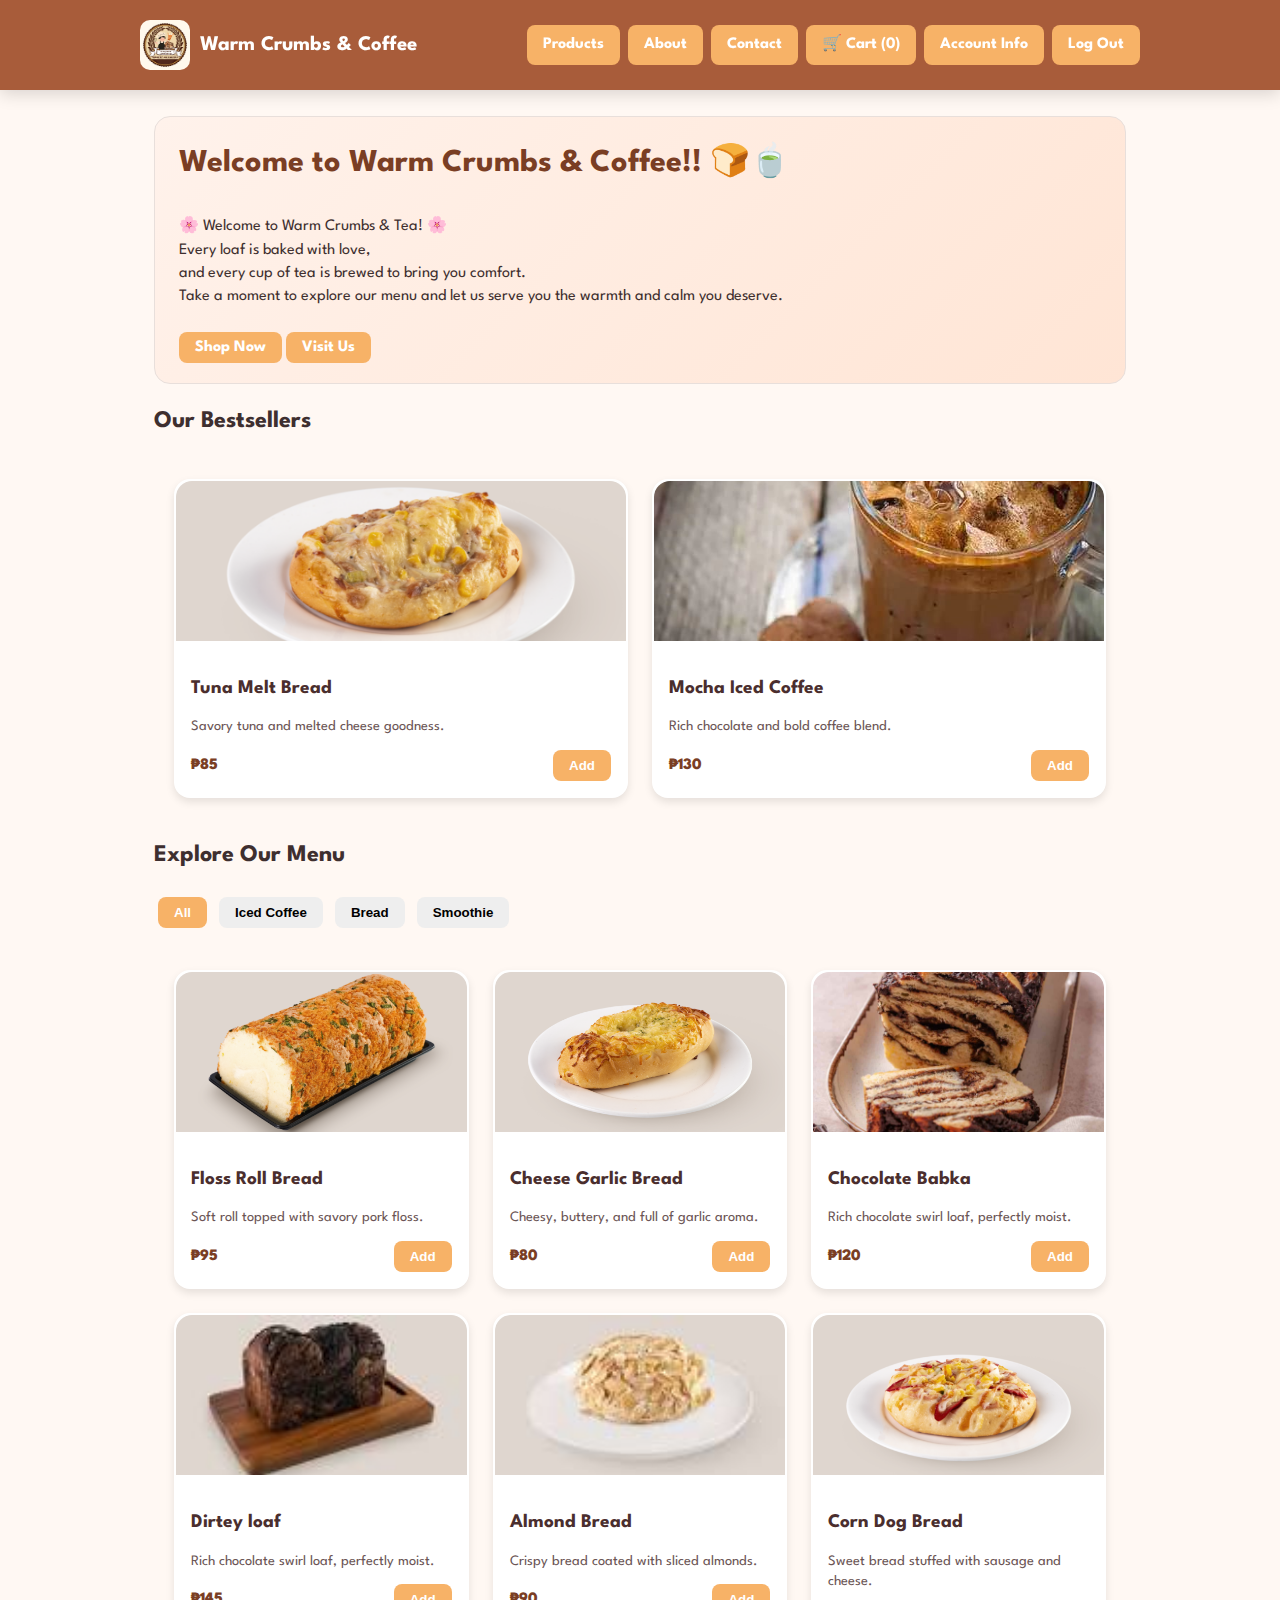
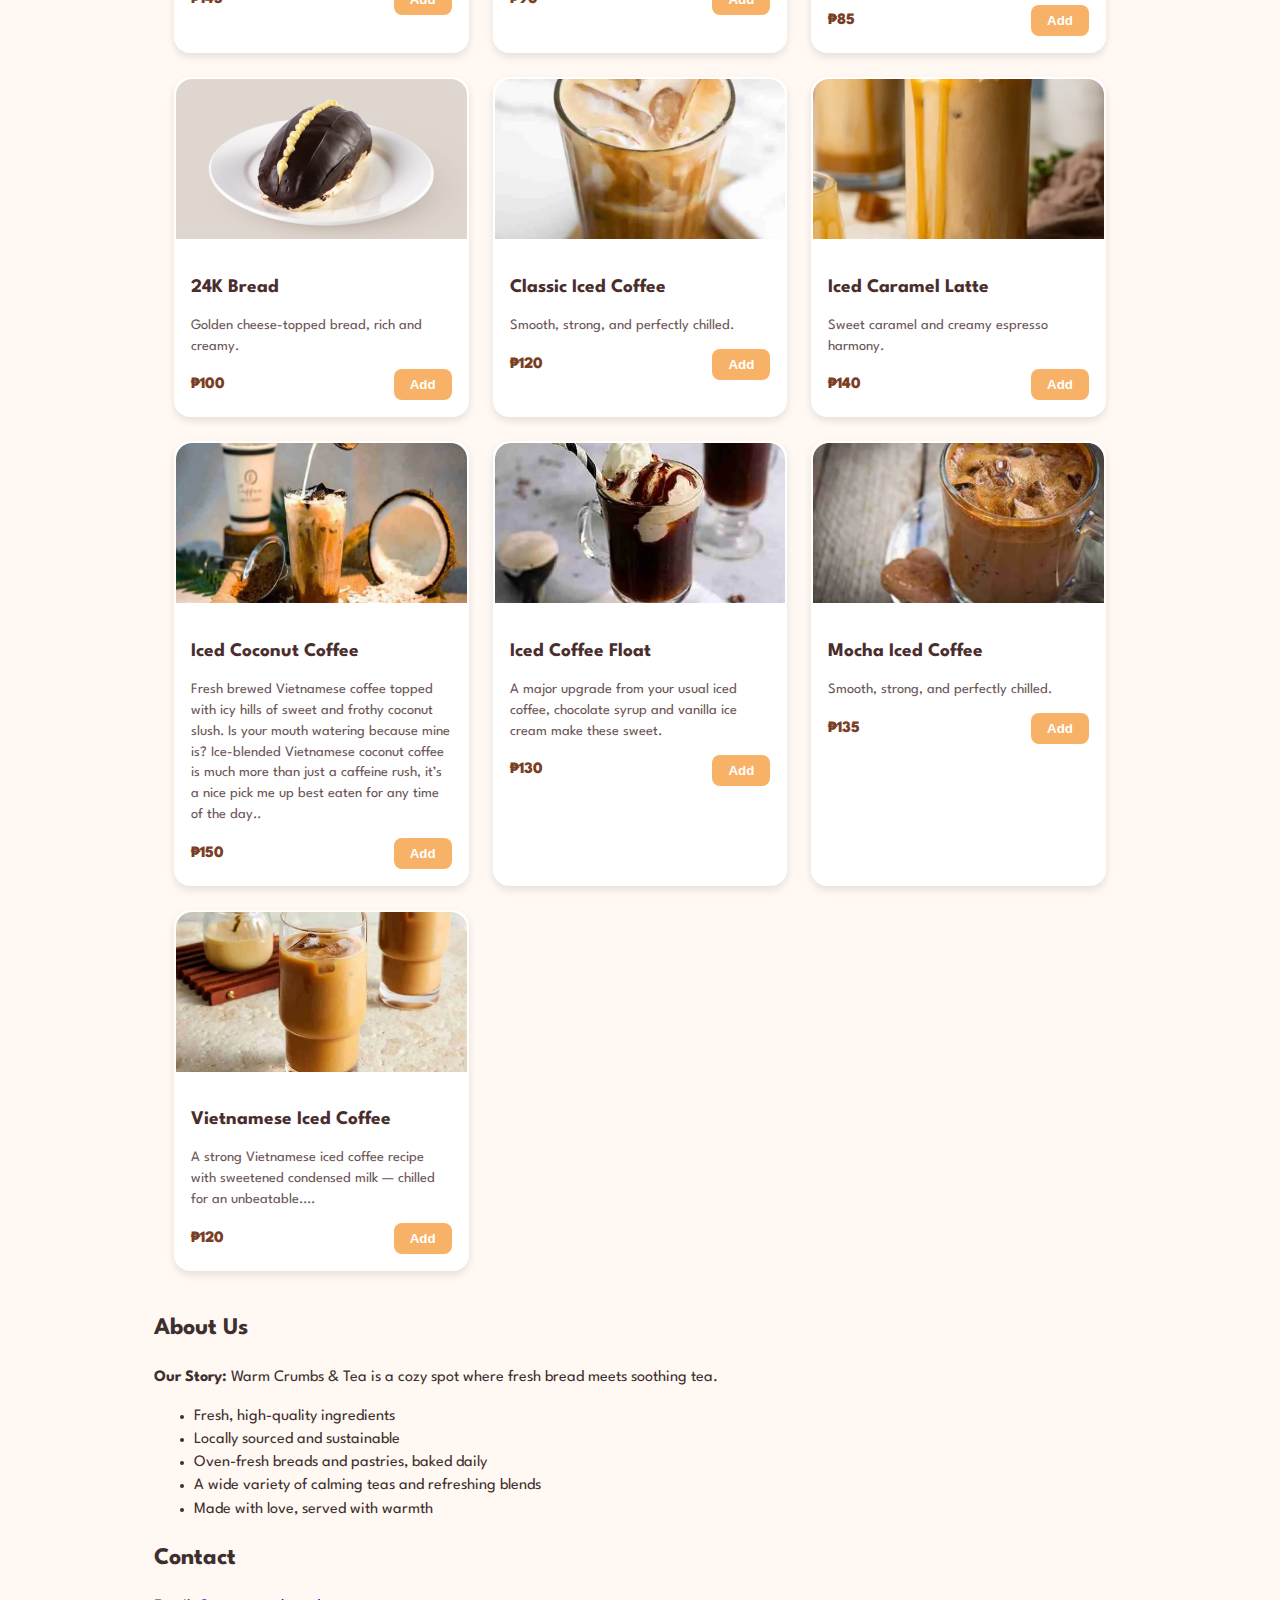
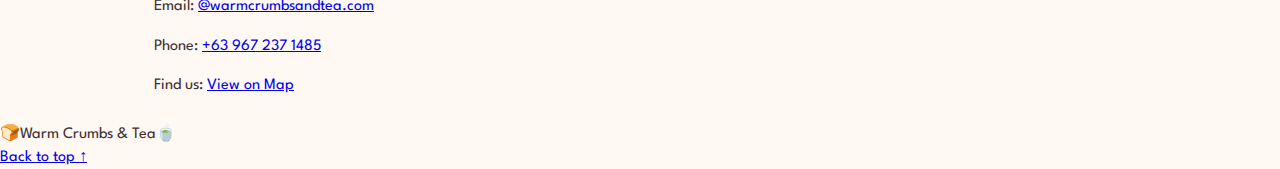
<file: index.html>
<!DOCTYPE html>
<html lang="en">

<head>
    <meta charset="UTF-8" />
    <meta name="viewport" content="width=device-width, initial-scale=1" />
    <title> Warm Crumbs & Coffee</title>
    <meta name="description" content="Freshly baked bread and comforting teas. Welcome to Mark's Warm Crumbs & Tea!">
    <link href="https://fonts.googleapis.com/css2?family=League+Spartan:wght@300;400;700&display=swap" rel="stylesheet">
    <link rel="stylesheet" href="style.css">
</head>

<body>
    <header>
        <div class="wrap">
            <a class="brand" href="#top">
                <img src="logo.jpg" alt="Warm Crumbs & Tea">
                <b>Warm Crumbs & Coffee</b>
            </a>
            <nav>

                <a class="btn" href="#products">Products</a>
                <a class="btn" href="#about">About</a>
                <a class="btn" href="#contact">Contact</a>
                <a class="btn" href="javascript:void(0)" onclick="toggleCart()">🛒 Cart (<span id="cart-count">0</span>)</a>
                <a class="btn" href="account.html">Account Info</a>
                <a class="btn" href="javascript:void(0)" onclick="confirmLogout()">Log Out</a>


                <script>
                    function confirmLogout() {
                        const confirmAction = confirm("Are you sure you want to log out?");
                        if (confirmAction) {
                            alert("You have been logged out successfully.");

                            localStorage.removeItem("loggedInUser");

                            window.location.href = "welcome.html";
                        }
                    }
                </script>


            </nav>
        </div>
    </header>

    <main id="top">
        <section class="hero" aria-labelledby="hero-title">
            <h1 id="hero-title">Welcome to Warm Crumbs & Coffee!! 🍞🍵</h1>
            <p>🌸 Welcome to Warm Crumbs & Tea! 🌸<br> Every loaf is baked with love,<br> and every cup of tea is brewed to bring you comfort.<br> Take a moment to explore our menu and let us serve you the warmth and calm you deserve.</p>
            <div class="cta">
                <a class="btn" href="#products">Shop Now</a>
                <a class="btn" href="#contact">Visit Us</a>
            </div>
        </section>

        <!-- BESTSELLERS -->
        <h2 id="products">Our Bestsellers</h2>
        <div class="grid" id="bestsellers">
            <article class="card" data-category="bread">
                <img src="BREAD-TUNA-MELT-500x500.png" alt="Tuna Melt Bread">
                <div class="pad">
                    <h3 class="title">Tuna Melt Bread</h3>
                    <p class="meta">Savory tuna and melted cheese goodness.</p>
                    <div class="row">
                        <span class="price">₱85</span>
                        <button class="add" onclick="addToCart('Tuna Melt Bread',85)">Add</button>
                    </div>
                </div>
            </article>

            <article class="card" data-category="coffee">
                <img src="Mocha Iced Coffee.jpg" alt="Mocha Iced Coffee">
                <div class="pad">
                    <h3 class="title">Mocha Iced Coffee</h3>
                    <p class="meta">Rich chocolate and bold coffee blend.</p>
                    <div class="row">
                        <span class="price">₱130</span>
                        <button class="add" onclick="addToCart('Mocha Iced Coffee',130)">Add</button>
                    </div>
                </div>
            </article>
        </div>

        <!-- PRODUCT TABS -->
        <h2>Explore Our Menu</h2>
        <div class="tabs">
            <button class="tab-btn active" onclick="filterProducts('all')">All</button>
            <button class="tab-btn" onclick="filterProducts('coffee')">Iced Coffee</button>
            <button class="tab-btn" onclick="filterProducts('bread')">Bread</button>
            <button class="tab-btn" onclick="filterProducts('shake')">Smoothie</button>
        </div>

        <!-- PRODUCT GRID -->
        <div class="grid" id="product-grid">

            <!-- Bread Items -->
            <article class="card" data-category="bread">
                <img src="CAKE-FLOSS-ROLL-1-500x500.png" alt="Floss Roll Bread">
                <div class="pad">
                    <h3 class="title">Floss Roll Bread</h3>
                    <p class="meta">Soft roll topped with savory pork floss.</p>
                    <div class="row">
                        <span class="price">₱95</span>
                        <button class="add" onclick="addToCart('Floss Roll Bread',95)">Add</button>
                    </div>
                </div>
            </article>

            <article class="card" data-category="bread">
                <img src="BREAD-CHEESE-GARLIC.png" alt="Cheese Garlic Bread">
                <div class="pad">
                    <h3 class="title">Cheese Garlic Bread</h3>
                    <p class="meta">Cheesy, buttery, and full of garlic aroma.</p>
                    <div class="row">
                        <span class="price">₱80</span>
                        <button class="add" onclick="addToCart('Cheese Garlic Bread',80)">Add</button>
                    </div>
                </div>
            </article>

            <article class="card" data-category="bread">
                <img src="Chocolate Babka.jpg" alt="Chocolate Babka">
                <div class="pad">
                    <h3 class="title">Chocolate Babka</h3>
                    <p class="meta">Rich chocolate swirl loaf, perfectly moist.</p>
                    <div class="row">
                        <span class="price">₱120</span>
                        <button class="add" onclick="addToCart('Chocolate Babka',120)">Add</button>
                    </div>
                </div>
            </article>




            <article class="card" data-category="bread">
                <img src="dirtey loof.jpg" alt="Dirtey loaf">
                <div class="pad">
                    <h3 class="title">Dirtey loaf</h3>
                    <p class="meta">Rich chocolate swirl loaf, perfectly moist.</p>
                    <div class="row">
                        <span class="price">₱145</span>
                        <button class="add" onclick="addToCart('Dirtey loaf',145)">Add</button>
                    </div>
                </div>
            </article>

            <article class="card" data-category="bread">
                <img src="almond bread.jpg" alt="Almond Bread">
                <div class="pad">
                    <h3 class="title">Almond Bread</h3>
                    <p class="meta">Crispy bread coated with sliced almonds.</p>
                    <div class="row">
                        <span class="price">₱90</span>
                        <button class="add" onclick="addToCart('Almond Bread',90)">Add</button>
                    </div>
                </div>
            </article>

            <article class="card" data-category="bread">
                <img src="BREAD-CORNDOG-500x500.png" alt="Corn Dog Bread">
                <div class="pad">
                    <h3 class="title">Corn Dog Bread</h3>
                    <p class="meta">Sweet bread stuffed with sausage and cheese.</p>
                    <div class="row">
                        <span class="price">₱85</span>
                        <button class="add" onclick="addToCart('Corn Dog Bread',85)">Add</button>
                    </div>
                </div>
            </article>

            <article class="card" data-category="bread">
                <img src="BREAD-24K-500x500.png" alt="24K Bread">
                <div class="pad">
                    <h3 class="title">24K Bread</h3>
                    <p class="meta">Golden cheese-topped bread, rich and creamy.</p>
                    <div class="row">
                        <span class="price">₱100</span>
                        <button class="add" onclick="addToCart('24K Bread',100)">Add</button>
                    </div>
                </div>
            </article>

            <!-- Iced Coffee -->
            <article class="card" data-category="coffee">
                <img src="Classic Iced Coffee.jpg" alt="Classic Iced Coffee">
                <div class="pad">
                    <h3 class="title">Classic Iced Coffee</h3>
                    <p class="meta">Smooth, strong, and perfectly chilled.</p>
                    <div class="row">
                        <span class="price">₱120</span>
                        <button class="add" onclick="addToCart('Classic Iced Coffee',120)">Add</button>
                    </div>
                </div>
            </article>




            <article class="card" data-category="coffee">
                <img src="ice Caramel Latte.jpg" alt="Iced Caramel Latte">
                <div class="pad">
                    <h3 class="title">Iced Caramel Latte</h3>
                    <p class="meta">Sweet caramel and creamy espresso harmony.</p>
                    <div class="row">
                        <span class="price">₱140</span>
                        <button class="add" onclick="addToCart('Iced Caramel Latte',140)">Add</button>
                    </div>
                </div>
            </article>

            <article class="card" data-category="coffee">
                <img src="Iced Coconut Coffee.jpg" alt="Iced Coconut Coffee">
                <div class="pad">
                    <h3 class="title">Iced Coconut Coffee</h3>
                    <p class="meta">Fresh brewed Vietnamese coffee topped with icy hills of sweet and frothy coconut slush. Is your mouth watering because mine is? Ice-blended Vietnamese coconut coffee is much more than just a caffeine rush, it’s a nice pick me up best
                        eaten for any time of the day..</p>
                    <div class="row">
                        <span class="price">₱150</span>
                        <button class="add" onclick="addToCart('Iced Coconut Coffee',150)">Add</button>
                    </div>
                </div>
            </article>

            <article class="card" data-category="coffee">
                <img src="Iced Coffee Float.jpg" alt="Iced Coffee Float">
                <div class="pad">
                    <h3 class="title">Iced Coffee Float</h3>
                    <p class="meta">A major upgrade from your usual iced coffee, chocolate syrup and vanilla ice cream make these sweet.</p>
                    <div class="row">
                        <span class="price">₱130</span>
                        <button class="add" onclick="addToCart('Iced Coffee Float',130)">Add</button>
                    </div>
                </div>
            </article>


            <article class="card" data-category="coffee">
                <img src="Mocha Iced Coffee.jpg" alt="Mocha Iced Coffee">
                <div class="pad">
                    <h3 class="title">Mocha Iced Coffee</h3>
                    <p class="meta">Smooth, strong, and perfectly chilled.</p>
                    <div class="row">
                        <span class="price">₱135</span>
                        <button class="add" onclick="addToCart('Mocha Iced Coffee',135)">Add</button>
                    </div>
                </div>
            </article>




            <article class="card" data-category="coffee">
                <img src="Vietnamese Iced Coffee.jpg" alt="Vietnamese Iced Coffee">
                <div class="pad">
                    <h3 class="title">Vietnamese Iced Coffee</h3>
                    <p class="meta">A strong Vietnamese iced coffee recipe with sweetened condensed milk — chilled for an unbeatable....</p>
                    <div class="row">
                        <span class="price">₱120</span>
                        <button class="add" onclick="addToCart('Vietnamese Iced Coffee',120)">Add</button>
                    </div>
                </div>
            </article>




        </div>

        <!-- ABOUT SECTION -->
        <h2 id="about">About Us</h2>
        <section class="about">
            <p><b>Our Story:</b> Warm Crumbs & Tea is a cozy spot where fresh bread meets soothing tea.</p>
            <ul>
                <li>Fresh, high-quality ingredients</li>
                <li>Locally sourced and sustainable</li>
                <li>Oven-fresh breads and pastries, baked daily</li>
                <li>A wide variety of calming teas and refreshing blends</li>
                <li>Made with love, served with warmth</li>
            </ul>
        </section>

        <!-- CONTACT -->
        <h2 id="contact">Contact</h2>
        <section class="contact">
            <p>Email: <a href="mailto:@warmcrumbsandtea.com">@warmcrumbsandtea.com</a></p>
            <p>Phone: <a href="tel:+639672371485">+63 967 237 1485</a></p>
            <p>Find us: <a href="https://www.google.com/maps/search/coffee+shop+near+me" target="_blank">View on Map</a></p>
        </section>
    </main>

    <footer>
        <div class="foot">
            <div> 🍞Warm Crumbs & Tea🍵</div>
            <div><a href="#top">Back to top ↑</a></div>
        </div>
    </footer>

    <!-- CART BOX -->
    <div id="cart-box">
        <h3>Your Cart</h3>
        <div id="cart-items">
            <p>No items yet.</p>
        </div>
        <p id="cart-total"><b>Total: ₱0</b></p>
        <button class="checkout" onclick="openConfirm()">Checkout</button>
    </div>

    <!-- CONFIRMATION POPUP -->
    <div id="overlay">
        <div id="popup">
            <h3>Confirm Your Order</h3>
            <ul id="popup-items"></ul>
            <p id="popup-total"></p>
            <button class="yes-btn" onclick="confirmCheckout()">Yes</button>
            <button class="no-btn" onclick="closeConfirm(true)">No</button>
        </div>
    </div>

    <div id="toast"></div>

    <script src="script.js"></script>
</body>

</html>
</file>
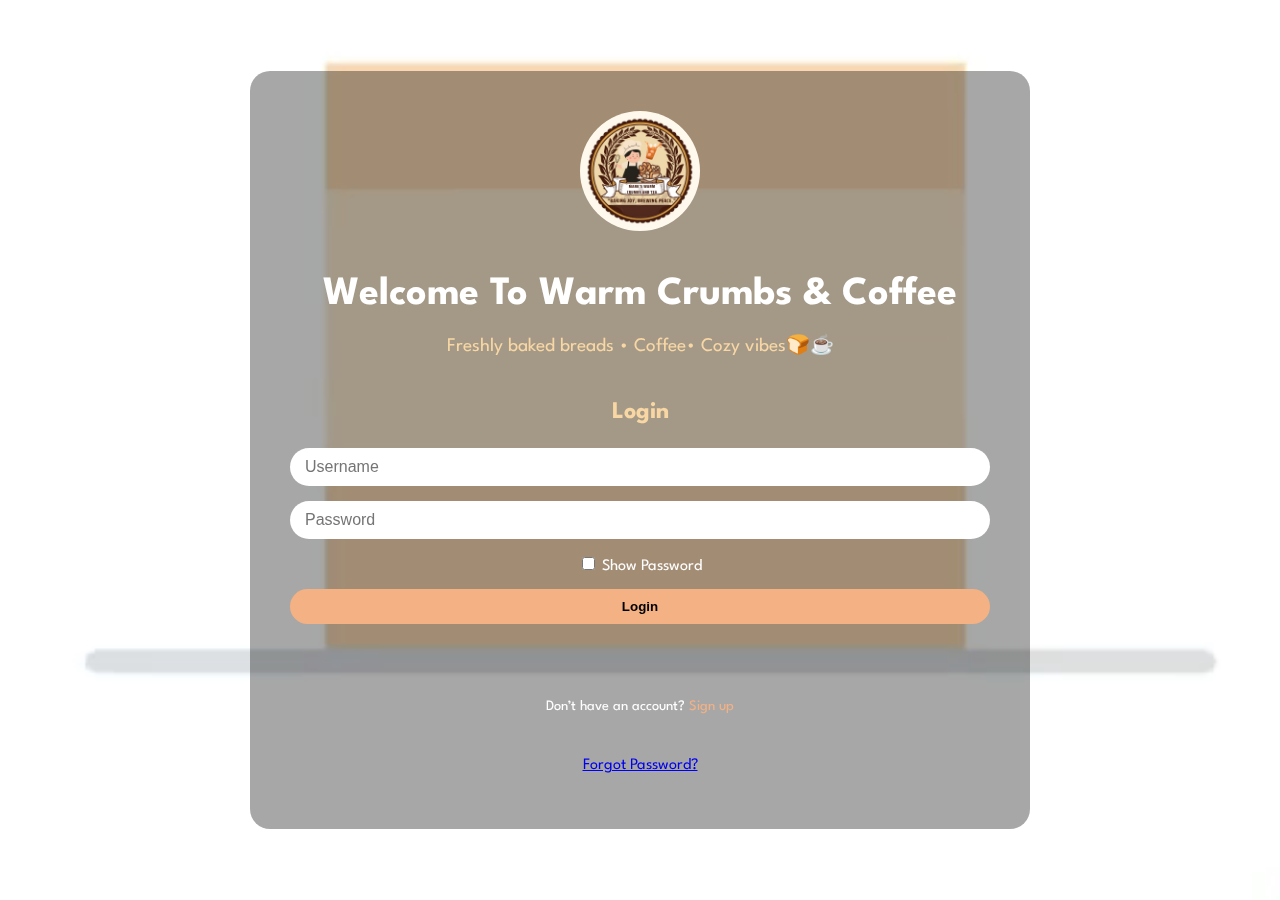
<file: account.html>
<!DOCTYPE html>
<html lang="en">

<head>
    <meta charset="UTF-8" />
    <meta name="viewport" content="width=device-width, initial-scale=1" />
    <title>Account Information | Warm Crumbs & Coffee</title>
    <link href="https://fonts.googleapis.com/css2?family=League+Spartan:wght@300;400;700&display=swap" rel="stylesheet">
    <link rel="stylesheet" href="style.css">

    <style>
        body {
            background: #faf7f2;
            font-family: 'League Spartan', sans-serif;
        }
        
        .account {
            max-width: 700px;
            margin: 100px auto;
            background: #fff;
            padding: 30px;
            border-radius: 14px;
            box-shadow: 0 4px 10px rgba(0, 0, 0, 0.1);
        }
        
        .account h2 {
            text-align: center;
            margin-bottom: 20px;
            color: #663300;
        }
        
        .section {
            margin-top: 30px;
            border-top: 1px solid #eee;
            padding-top: 20px;
        }
        
        label {
            display: block;
            font-weight: bold;
            margin-top: 12px;
        }
        
        input {
            width: 100%;
            padding: 10px;
            margin-top: 4px;
            border: 1px solid #ccc;
            border-radius: 8px;
        }
        
        button {
            margin-top: 15px;
            padding: 10px 20px;
            border: none;
            border-radius: 8px;
            cursor: pointer;
            background: #663300;
            color: white;
            font-weight: bold;
            transition: 0.3s;
        }
        
        button:hover {
            background: #996633;
        }
        
        .checkout-history {
            margin-top: 10px;
        }
        
        .checkout-item {
            background: #f7f3ee;
            border-radius: 8px;
            padding: 10px 15px;
            margin-bottom: 10px;
        }
        
        .no-history {
            color: #777;
        }
        
        .btn-back {
            display: block;
            margin: 30px auto 10px;
            text-align: center;
            text-decoration: none;
            background: #663300;
            color: #fff;
            padding: 10px 25px;
            border-radius: 8px;
            transition: 0.3s;
        }
        
        .btn-back:hover {
            background: #996633;
        }
    </style>
</head>

<body>
    <header>
        <div class="wrap">
            <a class="brand" href="index.html">
                <img src="logo.jpg" alt="Mark's Warm Crumbs & Tea">
                <b>Mark's Warm Crumbs & Coffee</b>
            </a>
        </div>
    </header>

    <section class="account">
        <h2>Account Information</h2>

        <!-- USER INFO -->
        <div class="section">
            <h3>👤 Personal Info</h3>
            <label>Name</label>
            <input type="text" id="user-name" placeholder="Enter name" />

            <label>Email</label>
            <input type="email" id="user-email" placeholder="Enter email" />

            <button onclick="saveInfo()">Save Changes</button>
        </div>

        <!-- CHANGE PASSWORD -->
        <div class="section">
            <h3>🔒 Change Password</h3>
            <label>Current Password</label>
            <input type="password" id="current-pass" placeholder="Enter current password" />

            <label>New Password</label>
            <input type="password" id="new-pass" placeholder="Enter new password" />

            <button onclick="changePassword()">Update Password</button>
        </div>

        <!-- CHECKOUT HISTORY -->
        <div class="section">
            <h3>🧾 Checkout History</h3>
            <div id="history-container" class="checkout-history">
                <p class="no-history">No checkout history yet.</p>
            </div>
        </div>

        <a href="index.html" class="btn-back">← Back to Home</a>
    </section>

    <script>
        // 🔹 Load user info
        let user = JSON.parse(localStorage.getItem("loggedInUser"));
        if (!user) {
            alert("Please log in first.");
            window.location.href = "welcome.html";
        }

        document.getElementById("user-name").value = user.name || "";
        document.getElementById("user-email").value = user.email || "";

        // 🔹 Save updated info
        function saveInfo() {
            const newName = document.getElementById("user-name").value.trim();
            const newEmail = document.getElementById("user-email").value.trim();

            if (!newName || !newEmail) {
                alert("Please fill out all fields.");
                return;
            }

            user.name = newName;
            user.email = newEmail;
            localStorage.setItem("loggedInUser", JSON.stringify(user));
            localStorage.setItem(user.username, JSON.stringify(user));

            alert("✅ Information updated successfully!");
        }

        // 🔹 Change password
        function changePassword() {
            const current = document.getElementById("current-pass").value;
            const newPass = document.getElementById("new-pass").value;

            if (current !== user.password) {
                alert("❌ Incorrect current password!");
                return;
            }
            if (newPass.length < 6) {
                alert("⚠️ New password must be at least 6 characters!");
                return;
            }

            user.password = newPass;
            localStorage.setItem("loggedInUser", JSON.stringify(user));
            localStorage.setItem(user.username, JSON.stringify(user));

            alert("✅ Password updated successfully!");

            setTimeout(() => {
                alert("Please log in again using your new password.");
                localStorage.removeItem("loggedInUser");
                window.location.href = "welcome.html";
            }, 1000);
        }

        // 🔹 Display checkout history
        const historyContainer = document.getElementById("history-container");
        const username = user.username;
        const history = JSON.parse(localStorage.getItem(`${username}_history`)) || [];

        if (history.length > 0) {
            historyContainer.innerHTML = "";
            history.forEach((order, i) => {
                        const div = document.createElement("div");
                        div.className = "checkout-item";
                        div.innerHTML = `
          <b>Order #${i + 1}</b><br>
          Date: ${order.date}<br>
          Total: ₱${order.total}<br>
          Items: ${order.items.map(it => `${it.name} - ₱${it.price}`).join(", ")}
        `;
        historyContainer.appendChild(div);
      });
    } else {
      historyContainer.innerHTML = "<p class='no-history'>No checkout history yet.</p>";
    }
    </script>


</body>

</html>
</file>
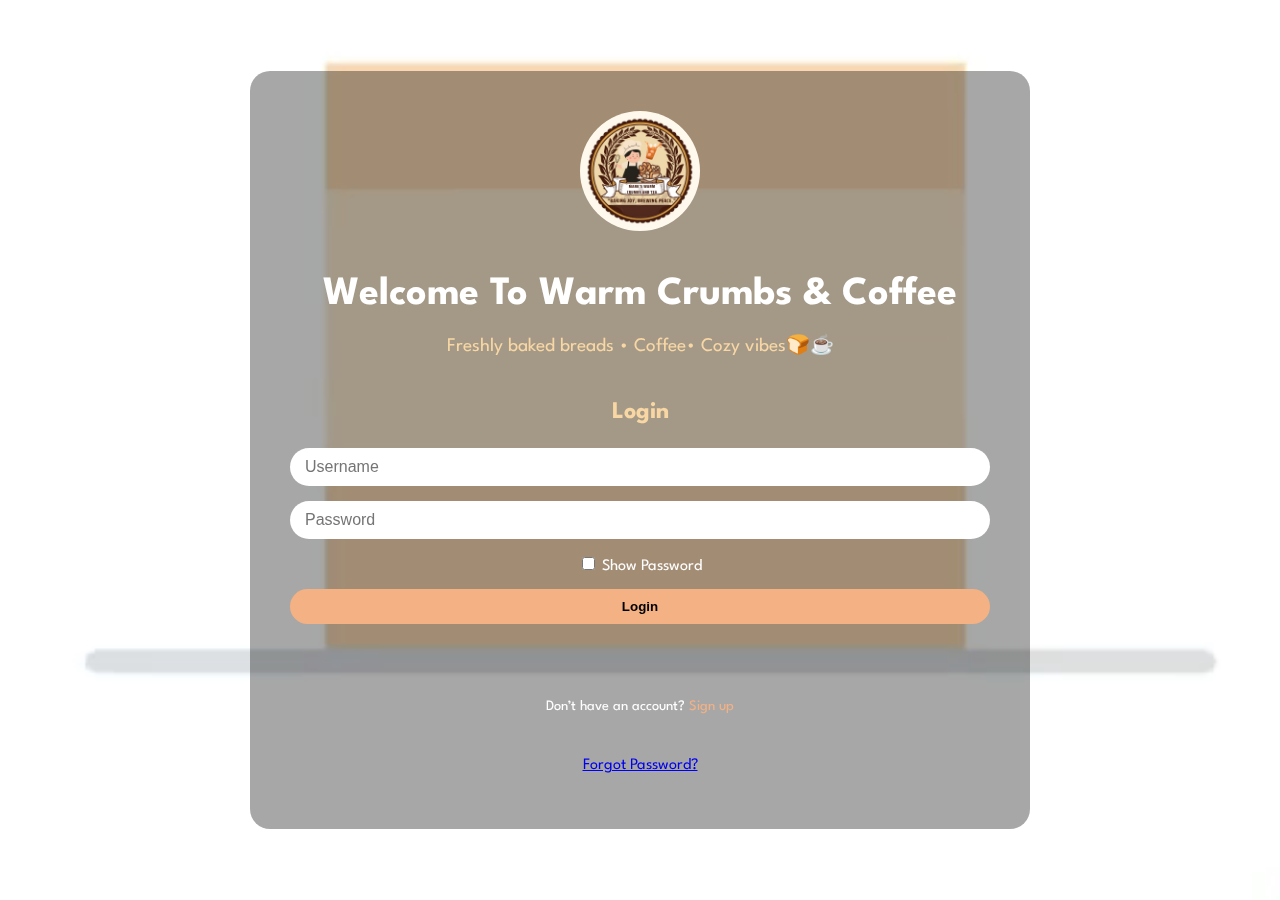
<file: welcome.html>
<!DOCTYPE html>
<html lang="en">

<head>
    <meta charset="utf-8" />
    <meta name="viewport" content="width=device-width,initial-scale=1" />
    <title>Welcome | Warm Crumbs & Coffee🍞☕</title>
    <link rel="stylesheet" href="welcome.css">
    <link href="https://fonts.googleapis.com/css2?family=League+Spartan:wght@300;400;700&display=swap" rel="stylesheet">
</head>

<body>
    <!-- 🔹 Background video -->
    <video autoplay muted loop id="bg-video">
    <source src="background bakery.mp4.mp4" type="video/mp4">
    Your browser does not support HTML5 video.
  </video>

    <!-- 🔹 Main Content -->
    <div class="welcome-container">
        <div class="content">
            <img src="logo.jpg" alt="🍞Mark's Warm Crumbs & Tea☕" class="logo">
            <h1>Welcome To Warm Crumbs & Coffee</h1>
            <p class="tagline">Freshly baked breads • Coffee• Cozy vibes🍞☕</p>

            <!-- 🔹 Login Form -->
            <form id="loginForm" class="form active">
                <h2>Login</h2>
                <input type="text" id="loginUsername" placeholder="Username" required>
                <input type="password" id="loginPassword" placeholder="Password" required>
                <label><input type="checkbox" id="showLoginPass"> Show Password</label>
                <button type="submit">Login</button>
                <p id="loginMessage" class="message"></p>

                <p class="toggle-text">
                    Don’t have an account? <a href="#" id="showSignUp">Sign up</a>
                </p>
                <p><a href="#" id="forgotPass">Forgot Password?</a></p>
            </form>

            <!-- 🔹 Sign Up Form -->
            <form id="signUpForm" class="form">
                <h2>Create Account</h2>
                <input type="text" id="signupName" placeholder="Full Name" required>
                <input type="email" id="signupEmail" placeholder="Email Address" required>
                <input type="text" id="signupUsername" placeholder="Username" required>
                <input type="password" id="signupPassword" placeholder="Password" required>
                <label><input type="checkbox" id="showSignPass"> Show Password</label>
                <button type="submit">Sign Up</button>
                <p id="signupMessage" class="message"></p>

                <p class="toggle-text">
                    Already have an account? <a href="#" id="showLogin">Log in</a>
                </p>
            </form>
        </div>
    </div>

    <script>
        const loginForm = document.getElementById("loginForm");
        const signUpForm = document.getElementById("signUpForm");
        const showSignUp = document.getElementById("showSignUp");
        const showLogin = document.getElementById("showLogin");
        const showLoginPass = document.getElementById("showLoginPass");
        const showSignPass = document.getElementById("showSignPass");

        // 🔹 Switch between Login and Sign Up
        showSignUp.addEventListener("click", (e) => {
            e.preventDefault();
            loginForm.classList.remove("active");
            signUpForm.classList.add("active");
        });

        showLogin.addEventListener("click", (e) => {
            e.preventDefault();
            signUpForm.classList.remove("active");
            loginForm.classList.add("active");
        });

        // 🔹 Show/Hide password toggle
        showLoginPass.addEventListener("change", () => {
            const passField = document.getElementById("loginPassword");
            passField.type = showLoginPass.checked ? "text" : "password";
        });
        showSignPass.addEventListener("change", () => {
            const passField = document.getElementById("signupPassword");
            passField.type = showSignPass.checked ? "text" : "password";
        });

        // 🔹 SIGN UP
        signUpForm.addEventListener("submit", (e) => {
            e.preventDefault();

            const name = document.getElementById("signupName").value.trim();
            const email = document.getElementById("signupEmail").value.trim();
            const username = document.getElementById("signupUsername").value.trim();
            const password = document.getElementById("signupPassword").value.trim();
            const message = document.getElementById("signupMessage");

            if (localStorage.getItem(username)) {
                message.textContent = "⚠️ Username already exists!";
                message.style.color = "orange";
                return;
            }

            if (password.length < 6) {
                message.textContent = "⚠️ Password must be at least 6 characters!";
                message.style.color = "orange";
                return;
            }

            const user = {
                name,
                email,
                username,
                password
            };
            localStorage.setItem(username, JSON.stringify(user));

            message.textContent = "✅ Account created successfully!";
            message.style.color = "lightgreen";

            setTimeout(() => {
                signUpForm.classList.remove("active");
                loginForm.classList.add("active");
                message.textContent = "";
            }, 1500);
        });

        // 🔹 LOGIN
        loginForm.addEventListener("submit", (e) => {
            e.preventDefault();

            const username = document.getElementById("loginUsername").value.trim();
            const password = document.getElementById("loginPassword").value.trim();
            const message = document.getElementById("loginMessage");

            const storedUser = localStorage.getItem(username);
            if (!storedUser) {
                message.textContent = "❌ User not found!";
                message.style.color = "orange";
                return;
            }

            const user = JSON.parse(storedUser);
            if (user.password === password) {
                message.textContent = "✅ Login successful!";
                message.style.color = "lightgreen";

                localStorage.setItem("loggedInUser", JSON.stringify(user));

                setTimeout(() => {
                    window.location.href = "index.html";
                }, 1000);
            } else {
                message.textContent = "❌ Incorrect password!";
                message.style.color = "red";
            }
        });

        // 🔹 FORGOT PASSWORD
        document.getElementById("forgotPass").addEventListener("click", (e) => {
            e.preventDefault();
            const username = prompt("Enter your username:");
            if (!username) return;

            const storedUser = JSON.parse(localStorage.getItem(username));
            if (!storedUser) {
                alert("❌ Username not found!");
                return;
            }

            const newPass = prompt("Enter your new password (min 6 characters):");
            if (!newPass || newPass.length < 6) {
                alert("⚠️ Password must be at least 6 characters!");
                return;
            }

            storedUser.password = newPass;
            localStorage.setItem(username, JSON.stringify(storedUser));
            alert("✅ Password reset successfully! You can now log in with your new password.");
        });

        // 🔹 LOGOUT FUNCTION (for use in other pages)
        function logout() {
            localStorage.removeItem("loggedInUser");
            window.location.href = "welcome.html";
        }
    </script>
</body>

</html>
</file>
<file: style.css>
:root {
    --brand: #A85C3A;
    --brand-dark: #7A3E24;
    --text: #333;
    --card: #fff8f5;
    --line: #e8dfdb;
    --radius: 16px;
}

* {
    box-sizing: border-box;
}

body {
    margin: 0;
    font-family: 'League Spartan', sans-serif;
    color: var(--text);
    background: #fff;
    line-height: 1.45;
}

header {
    position: sticky;
    top: 0;
    z-index: 10;
    background: var(--brand);
    color: #fff;
    padding: 20px 14px;
    box-shadow: 0 4px 16px rgba(0, 0, 0, .15);
}

.wrap {
    max-width: 1000px;
    margin: 0 auto;
    display: flex;
    align-items: center;
    gap: 12px;
    justify-content: space-between;
    flex-wrap: wrap;
}

.brand {
    display: flex;
    align-items: center;
    gap: 10px;
    color: #fff;
    text-decoration: none;
}

.brand img {
    width: 50px;
    height: 50px;
    object-fit: cover;
    border-radius: 10px;
}

.brand b {
    font-size: 1.3rem;
}

nav {
    display: flex;
    gap: 8px;
    flex-wrap: wrap;
}

.btn {
    background: var(--brand-dark);
    color: #fff;
    text-decoration: none;
    padding: 10px 14px;
    border-radius: 10px;
    font-weight: 700;
    transition: 0.3s ease;
}

.btn:hover {
    filter: brightness(1.15);
    transform: scale(1.05);
}

main {
    max-width: 1000px;
    margin: 26px auto;
    padding: 0 14px;
}

.hero {
    display: grid;
    gap: 12px;
    padding: 24px;
    border: 1px solid var(--line);
    border-radius: var(--radius);
    background: linear-gradient(135deg, #fff2eb, #ffe5d5);
}

.hero h1 {
    margin: 0;
    font-size: 2rem;
    color: var(--brand-dark);
}

.grid {
    display: grid;
    grid-template-columns: repeat(auto-fill, minmax(220px, 1fr));
    gap: 14px;
    margin-top: 18px;
}

.card {
    background: var(--card);
    border: 1px solid var(--line);
    border-radius: var(--radius);
    overflow: hidden;
    box-shadow: 0 8px 20px rgba(0, 0, 0, .07);
    display: flex;
    flex-direction: column;
}

.card img {
    width: 100%;
    height: 160px;
    object-fit: cover;
}

.pad {
    padding: 12px;
}

.row {
    display: flex;
    align-items: center;
    justify-content: space-between;
    margin-top: auto;
}

.price {
    font-weight: 800;
    color: var(--brand-dark);
}

.add {
    border: none;
    background: var(--brand-dark);
    color: #fff;
    padding: 8px 10px;
    border-radius: 10px;
    font-weight: 800;
    cursor: pointer;
}

.add:hover {
    background: #5c2d1c;
}

#cart-box {
    position: fixed;
    top: 70px;
    right: 20px;
    background: #fff;
    border: 1px solid var(--line);
    border-radius: var(--radius);
    padding: 16px;
    box-shadow: 0 6px 18px rgba(0, 0, 0, .15);
    width: 280px;
    display: none;
    z-index: 100;
}

#cart-box h3 {
    margin-top: 0;
    color: var(--brand-dark);
}

.remove-btn {
    background: none;
    border: none;
    color: red;
    cursor: pointer;
}

.checkout {
    display: block;
    width: 100%;
    padding: 10px;
    border: none;
    border-radius: 10px;
    background: var(--brand);
    color: #fff;
    font-weight: 700;
    cursor: pointer;
}

.checkout:hover {
    background: #7A3E24;
}

#overlay {
    position: fixed;
    top: 0;
    left: 0;
    width: 100%;
    height: 100%;
    background: rgba(255, 255, 255, 0.3);
    backdrop-filter: blur(6px);
    display: none;
    justify-content: center;
    align-items: center;
    z-index: 1200;
}

#popup {
    background: #fff;
    padding: 20px;
    border-radius: 12px;
    box-shadow: 0 8px 24px rgba(0, 0, 0, 0.25);
    text-align: center;
    max-width: 320px;
}

#toast {
    visibility: hidden;
    min-width: 280px;
    color: #fff;
    border-radius: 8px;
    padding: 14px;
    position: fixed;
    right: -320px;
    bottom: 40px;
    opacity: 0;
    transition: all 0.5s;
}

#toast.show {
    visibility: visible;
    right: 30px;
    opacity: 1;
}

.toast-add {
    background: #28a745;
}

.toast-remove {
    background: #dc3545;
}

.toast-checkout {
    background: #007bff;
}


/* ===== General Styles ===== */

body {
    font-family: 'League Spartan', sans-serif;
    margin: 0;
    background: #fff8f3;
    color: #3e2f2f;
}


/* ===== Product Cards ===== */

.grid {
    display: grid;
    grid-template-columns: repeat(auto-fit, minmax(240px, 1fr));
    gap: 1.5rem;
    padding: 20px;
}

.card {
    background: #fff;
    border-radius: 16px;
    box-shadow: 0 4px 8px rgba(0, 0, 0, 0.1);
    transition: transform 0.25s ease, box-shadow 0.25s ease, border 0.2s;
    overflow: hidden;
    border: 2px solid transparent;
}

.card img {
    width: 100%;
    border-radius: 16px 16px 0 0;
}

.card .pad {
    padding: 15px;
}

.card .title {
    font-size: 1.2rem;
    color: #4a2e2e;
    margin-bottom: 6px;
}

.card .meta {
    font-size: 0.9rem;
    color: #6b5555;
    margin-bottom: 12px;
}


/* ===== Highlight Effect ===== */

.card:hover {
    transform: translateY(-5px);
    border-color: #f7b267;
    box-shadow: 0 8px 15px rgba(247, 178, 103, 0.4);
}


/* ===== Buttons ===== */

.btn,
.add,
.checkout,
.yes-btn,
.no-btn {
    background: #f7b267;
    color: white;
    border: none;
    border-radius: 8px;
    padding: 8px 16px;
    cursor: pointer;
    transition: all 0.3s ease;
    font-weight: bold;
}

.btn:hover,
.add:hover,
.checkout:hover,
.yes-btn:hover,
.no-btn:hover {
    background: #ff9f1c;
    transform: scale(1.05);
}


/* ===== Price & Layout ===== */

.row {
    display: flex;
    justify-content: space-between;
    align-items: center;
}


/* ===== Active Category Highlight ===== */

.tab-btn {
    background: #eee;
    border: none;
    padding: 8px 16px;
    margin: 4px;
    border-radius: 8px;
    font-weight: bold;
    transition: 0.3s ease;
    cursor: pointer;
}

.tab-btn.active {
    background: #f7b267;
    color: white;
}

.tab-btn:hover {
    background: #ff9f1c;
    color: white;
}


/* ===== Toast Notification (Optional) ===== */

#toast {
    position: fixed;
    bottom: 20px;
    right: 20px;
    background: #4a2e2e;
    color: white;
    padding: 12px 18px;
    border-radius: 10px;
    opacity: 0;
    pointer-events: none;
    transition: opacity 0.4s ease;
}

#toast.show {
    opacity: 1;
    pointer-events: auto;
}

nav .btn:first-child {
    background: #f7b267;
    color: white;
    border-radius: 8px;
}

nav .btn:first-child:hover {
    background: #ff9f1c;
}


/* General modal styles */

.modal {
    display: none;
    position: fixed;
    z-index: 1000;
    left: 0;
    top: 0;
    width: 100%;
    height: 100%;
    background-color: rgba(0, 0, 0, 0.6);
    justify-content: center;
    align-items: center;
    backdrop-filter: blur(3px);
}
</file>
<file: welcome.css>
/* Base */

html,
body {
    margin: 0;
    padding: 0;
    height: 100%;
    font-family: 'League Spartan', sans-serif;
    overflow: hidden;
}


/* Background Video */

#bg-video {
    position: fixed;
    right: 0;
    bottom: 0;
    min-width: 100%;
    min-height: 100%;
    object-fit: cover;
    z-index: -1;
}


/* Home Button */

.home-btn {
    position: absolute;
    top: 20px;
    right: 25px;
    background-color: rgba(255, 255, 255, 0.8);
    color: #000;
    padding: 10px 20px;
    border-radius: 25px;
    text-decoration: none;
    font-weight: 700;
    transition: 0.3s ease;
}

.home-btn:hover {
    background-color: #f4b183;
    color: #fff;
}


/* Container */

.welcome-container {
    height: 100vh;
    display: flex;
    justify-content: center;
    align-items: center;
    color: white;
    text-align: center;
}


/* Content Box */

.content {
    background: #00000058;
    padding: 40px;
    border-radius: 20px;
    max-width: 700px;
    width: 90%;
}

.logo {
    width: 120px;
    border-radius: 50%;
    margin-bottom: 15px;
}

h1 {
    font-size: 2.5rem;
    margin-bottom: 10px;
}

.tagline {
    font-size: 1.2rem;
    color: #f8d7a4;
    margin-bottom: 25px;
}


/* Forms */

.form {
    display: none;
    flex-direction: column;
    gap: 15px;
    transition: opacity 0.3s ease;
}

.form.active {
    display: flex;
}

.form h2 {
    color: #f8d7a4;
    margin-bottom: 10px;
}

.form input {
    padding: 10px 15px;
    border: none;
    border-radius: 25px;
    outline: none;
    font-size: 1rem;
}

.form button {
    background-color: #f4b183;
    color: #000;
    font-weight: bold;
    border: none;
    border-radius: 25px;
    padding: 10px;
    cursor: pointer;
    transition: background-color 0.3s ease;
}

.form button:hover {
    background-color: #e89b6d;
}

.toggle-text {
    font-size: 0.9rem;
    color: #fff;
}

.toggle-text a {
    color: #f4b183;
    text-decoration: none;
}

.toggle-text a:hover {
    text-decoration: underline;
}
</file>
